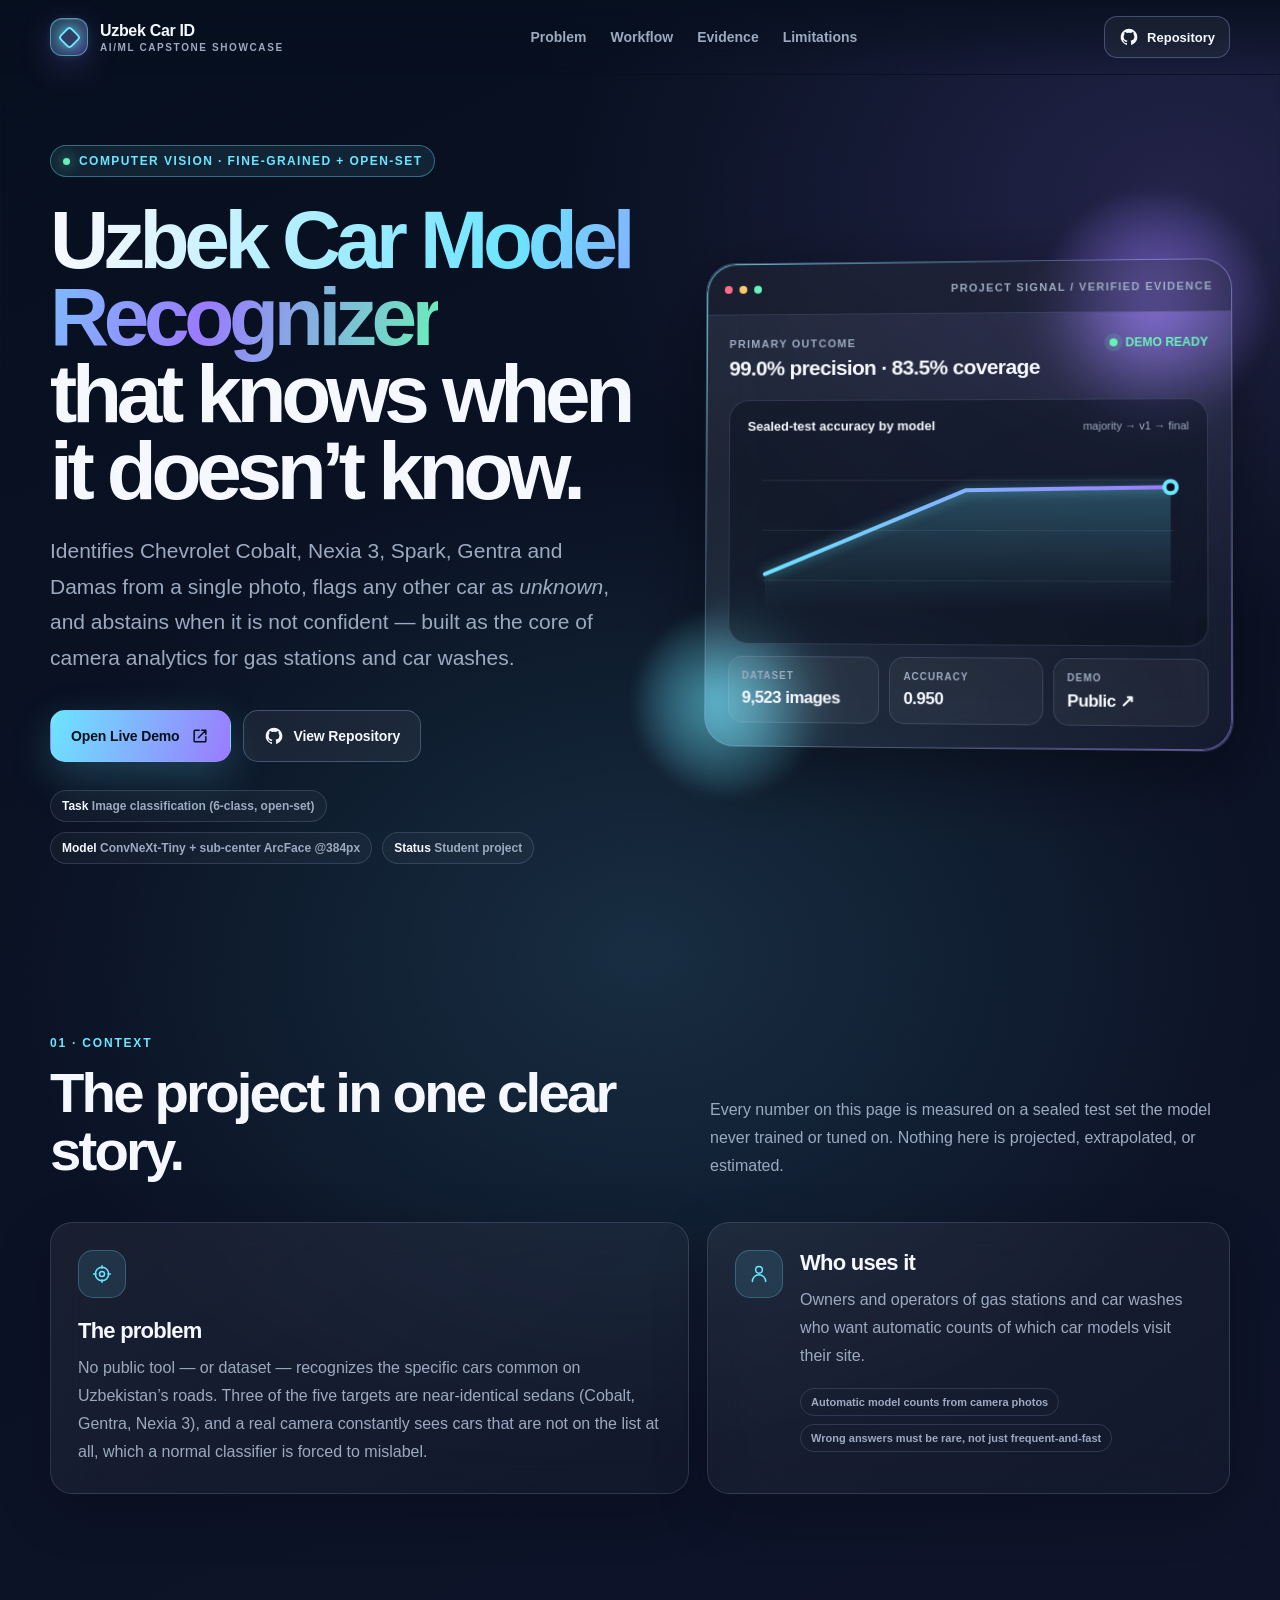
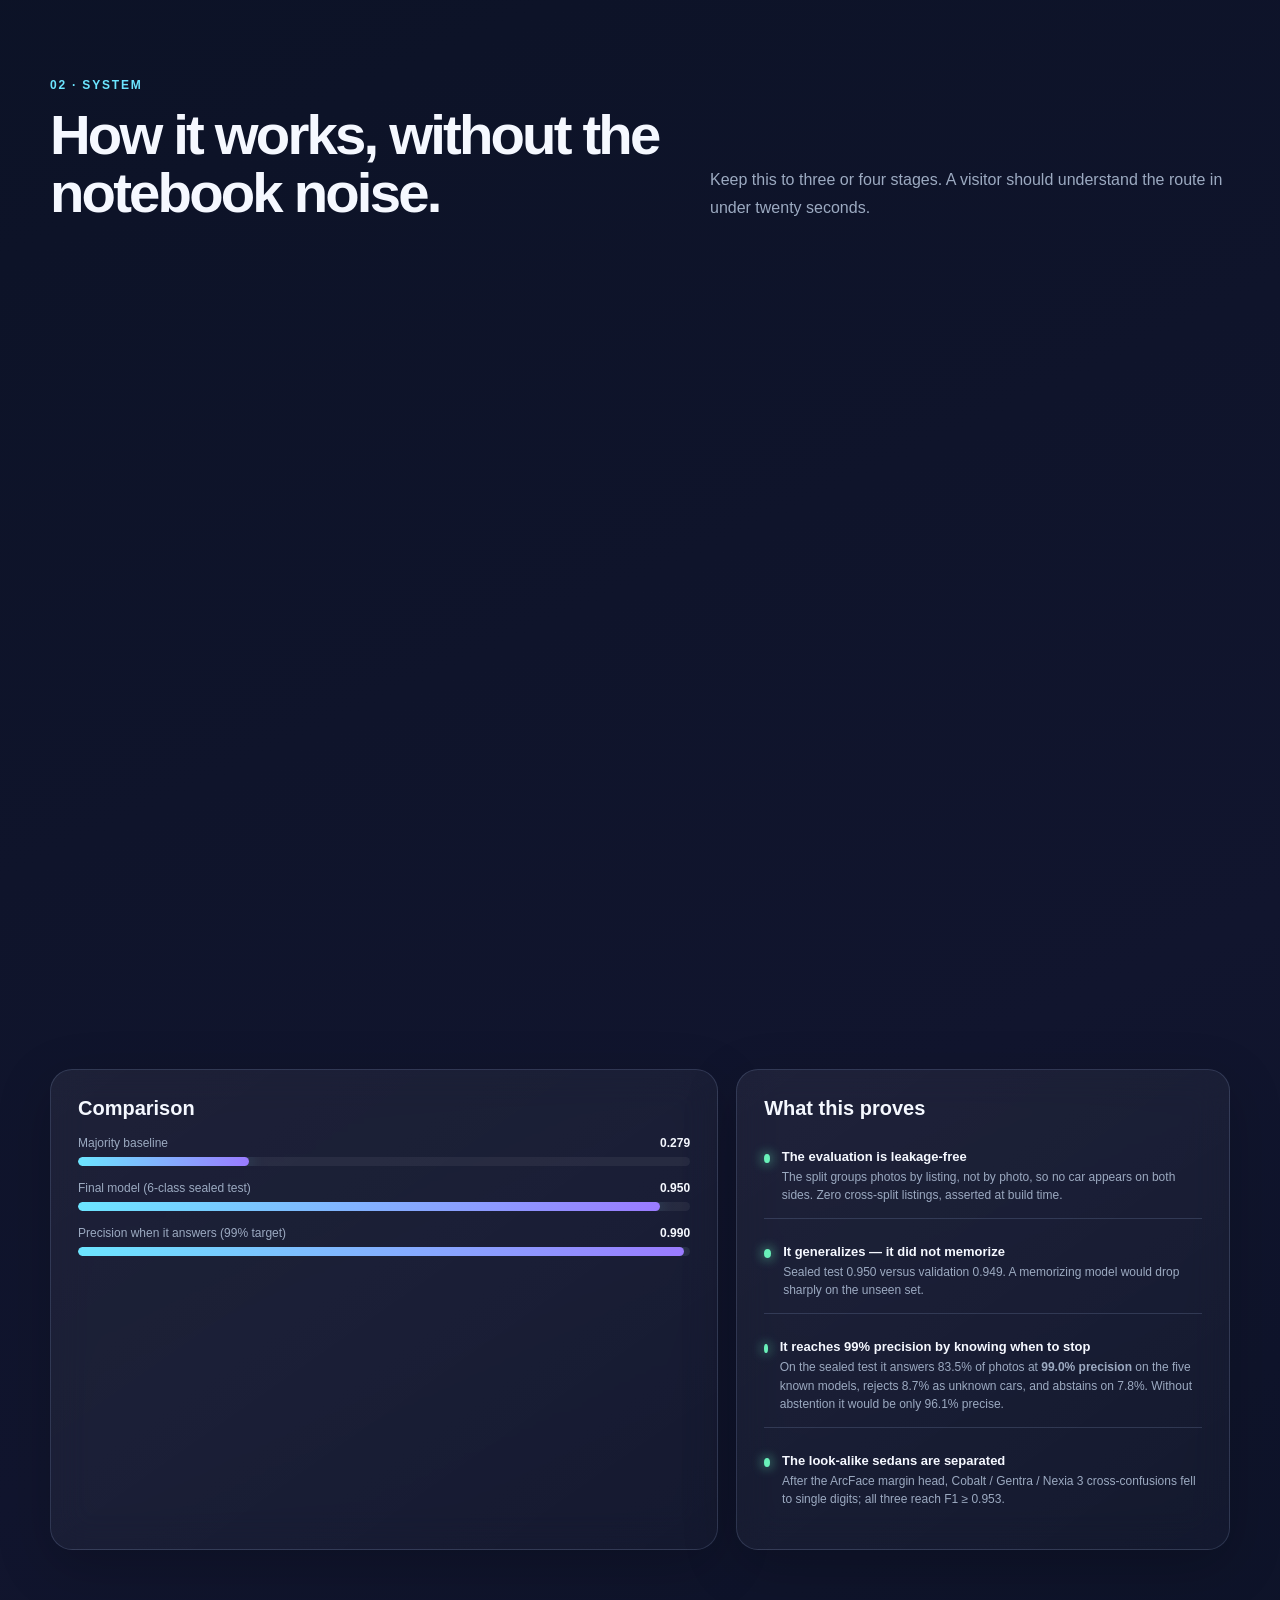
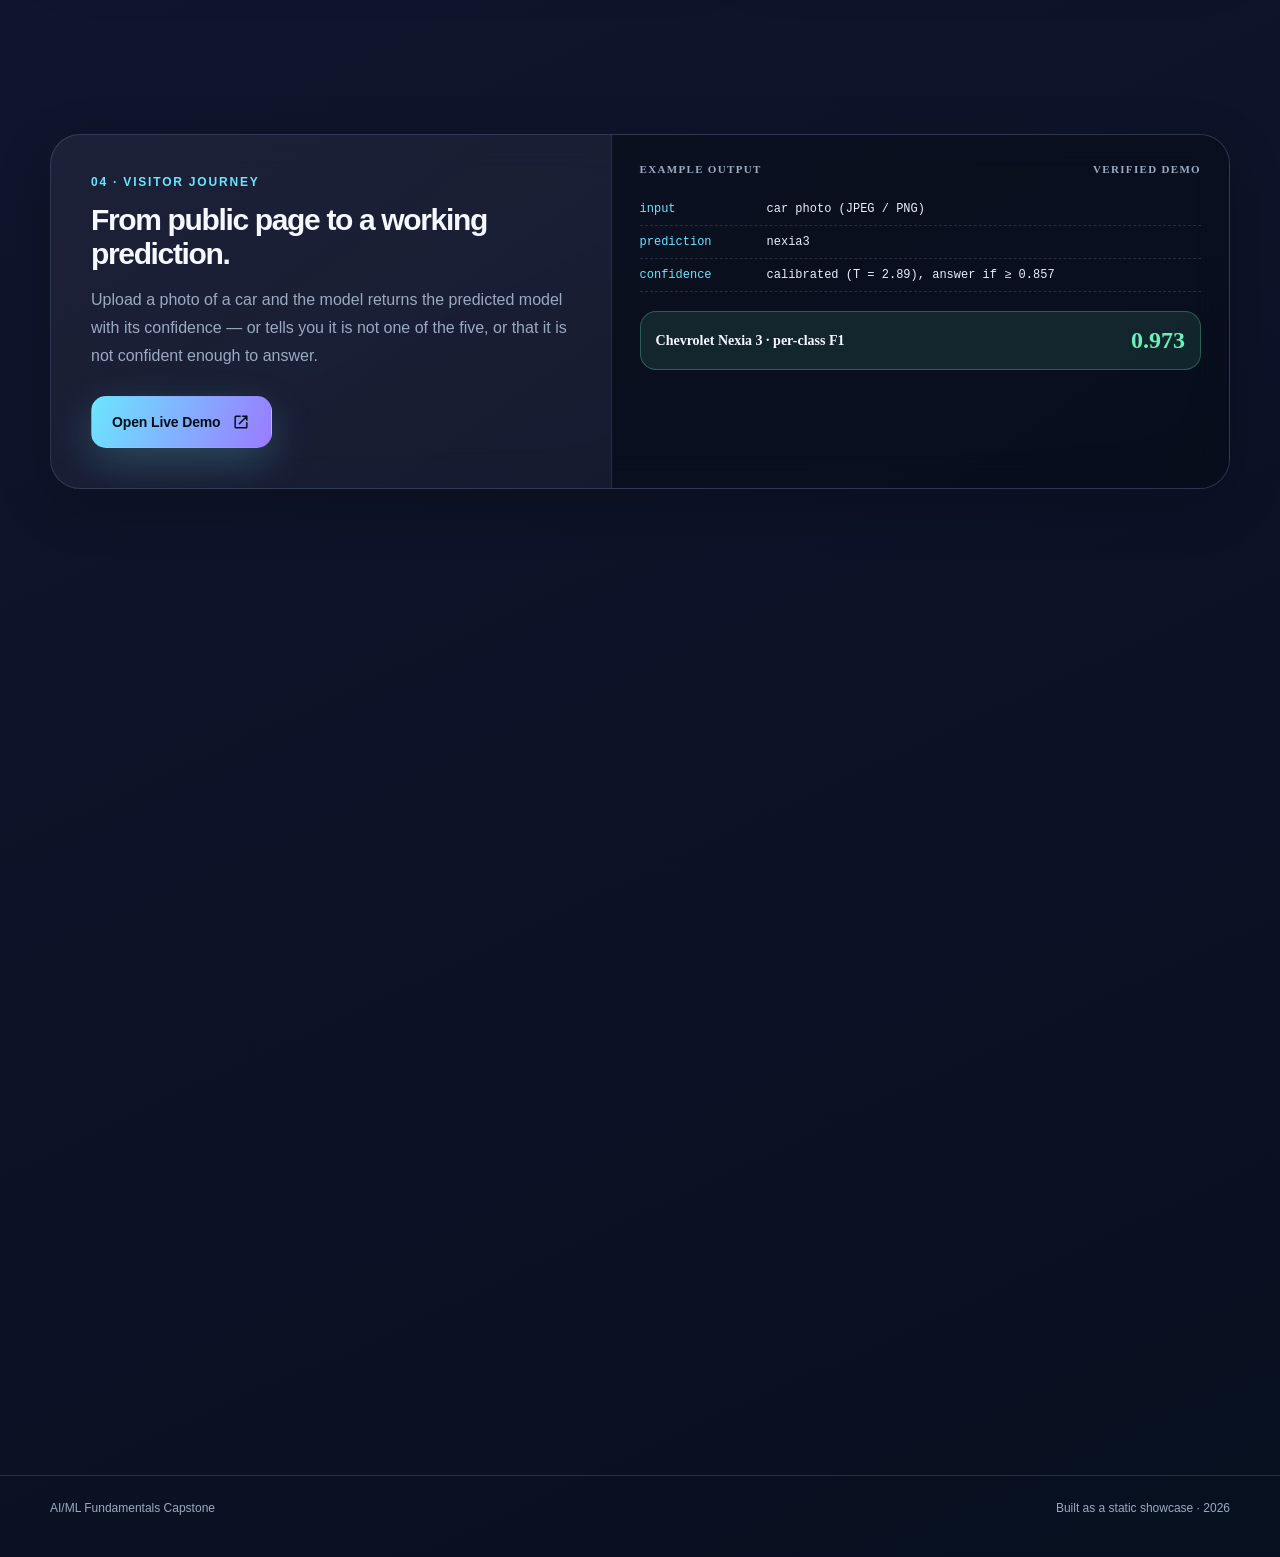
<file: docs/index.html>
<!doctype html>
<html lang="en">
<head>
<meta charset="utf-8">
<meta name="viewport" content="width=device-width,initial-scale=1,viewport-fit=cover">
<meta name="description" content="Recognizes five Uzbek-market car models from a photo, rejects unknown cars, and abstains when unsure.">
<meta name="theme-color" content="#07101f">
<title>Uzbek Car Model Recognizer — AI/ML Capstone</title>
<style>

:root{
  --bg:#07101f;
  --bg-2:#0b1830;
  --surface:rgba(15,28,52,.72);
  --surface-strong:#10213d;
  --surface-soft:rgba(255,255,255,.055);
  --line:rgba(180,205,255,.16);
  --line-strong:rgba(180,205,255,.28);
  --text:#f5f8ff;
  --muted:#9caac1;
  --accent:#6ce5ff;
  --accent-2:#8b7cff;
  --accent-3:#64f0b5;
  --danger:#ff6b8b;
  --warning:#ffc86b;
  --shadow:0 24px 80px rgba(0,0,0,.42);
  --radius-xl:30px;
  --radius-lg:22px;
  --radius-md:16px;
  --max:1180px;
  --mouse-x:50%;
  --mouse-y:20%;
}
*{box-sizing:border-box}
html{scroll-behavior:smooth;background:var(--bg)}
body{margin:0;min-height:100%;font-family:Inter,ui-sans-serif,-apple-system,BlinkMacSystemFont,"Segoe UI",sans-serif;color:var(--text);background:
  radial-gradient(900px 700px at var(--mouse-x) var(--mouse-y), color-mix(in srgb,var(--accent) 13%,transparent), transparent 70%),
  radial-gradient(880px 620px at 92% 4%, color-mix(in srgb,var(--accent-2) 17%,transparent), transparent 70%),
  linear-gradient(155deg,var(--bg),var(--bg-2) 58%,var(--bg));overflow-x:hidden}
body::before{content:"";position:fixed;inset:0;z-index:-3;pointer-events:none;background-image:linear-gradient(rgba(255,255,255,.025) 1px,transparent 1px),linear-gradient(90deg,rgba(255,255,255,.025) 1px,transparent 1px);background-size:52px 52px;mask-image:linear-gradient(to bottom,black,transparent 86%)}
body::after{content:"";position:fixed;inset:0;z-index:-2;pointer-events:none;opacity:.5;background-image:url("data:image/svg+xml,%3Csvg viewBox='0 0 220 220' xmlns='http://www.w3.org/2000/svg'%3E%3Cfilter id='n'%3E%3CfeTurbulence type='fractalNoise' baseFrequency='.92' numOctaves='2' stitchTiles='stitch'/%3E%3C/filter%3E%3Crect width='100%25' height='100%25' filter='url(%23n)' opacity='.08'/%3E%3C/svg%3E");mix-blend-mode:overlay}
a{color:inherit}.wrap{width:min(var(--max),calc(100% - 40px));margin-inline:auto}.progress{position:fixed;z-index:50;top:0;left:0;height:3px;width:0;background:linear-gradient(90deg,var(--accent),var(--accent-2),var(--accent-3));box-shadow:0 0 18px var(--accent)}
svg{display:block}.icon{width:20px;height:20px;fill:none;stroke:currentColor;stroke-width:1.8;stroke-linecap:round;stroke-linejoin:round}.icon.fill{fill:currentColor;stroke:none}
.nav-shell{position:sticky;top:0;z-index:40;padding:16px 0;backdrop-filter:blur(18px);background:linear-gradient(to bottom,color-mix(in srgb,var(--bg) 88%,transparent),transparent);border-bottom:1px solid transparent;transition:.25s}.nav-shell.scrolled{border-color:var(--line);background:color-mix(in srgb,var(--bg) 83%,transparent)}
nav{display:flex;align-items:center;justify-content:space-between;gap:28px}.brand{display:flex;align-items:center;gap:12px;text-decoration:none;font-weight:800;letter-spacing:-.02em}.brand-mark{width:38px;height:38px;border-radius:12px;display:grid;place-items:center;background:linear-gradient(135deg,color-mix(in srgb,var(--accent) 25%,transparent),color-mix(in srgb,var(--accent-2) 35%,transparent));border:1px solid color-mix(in srgb,var(--accent) 50%,transparent);box-shadow:inset 0 1px rgba(255,255,255,.15),0 10px 32px color-mix(in srgb,var(--accent-2) 24%,transparent)}.brand-mark::before{content:"";width:13px;height:13px;border:2px solid var(--accent);border-radius:4px;transform:rotate(45deg);box-shadow:0 0 15px var(--accent)}.brand small{display:block;color:var(--muted);font-weight:600;font-size:10px;letter-spacing:.16em;text-transform:uppercase;margin-top:2px}.nav-links{display:flex;align-items:center;gap:24px}.nav-links a{text-decoration:none;color:var(--muted);font-size:14px;font-weight:650;transition:.2s}.nav-links a:hover{color:var(--text)}.nav-cta{display:flex;align-items:center;gap:10px}.mini-btn{border:1px solid var(--line-strong);background:var(--surface-soft);color:var(--text);height:42px;padding:0 14px;border-radius:13px;display:inline-flex;align-items:center;justify-content:center;gap:8px;text-decoration:none;font-weight:700;font-size:13px;cursor:pointer;transition:.2s;backdrop-filter:blur(12px)}.mini-btn:hover{transform:translateY(-2px);border-color:color-mix(in srgb,var(--accent) 65%,transparent);box-shadow:0 10px 30px color-mix(in srgb,var(--accent) 12%,transparent)}
.hero{min-height:calc(100vh - 76px);padding:70px 0 80px;display:grid;grid-template-columns:1.05fr .95fr;align-items:center;gap:68px;position:relative}.eyebrow{display:inline-flex;align-items:center;gap:9px;padding:8px 12px;border-radius:999px;border:1px solid color-mix(in srgb,var(--accent) 38%,transparent);background:color-mix(in srgb,var(--accent) 9%,transparent);color:var(--accent);font-size:12px;font-weight:800;letter-spacing:.12em;text-transform:uppercase}.eyebrow-dot{width:7px;height:7px;border-radius:50%;background:var(--accent-3);box-shadow:0 0 14px var(--accent-3)}h1{font-size:clamp(48px,6.4vw,88px);line-height:.94;letter-spacing:-.065em;margin:24px 0 24px;max-width:850px}.gradient-text{background:linear-gradient(105deg,var(--text) 4%,var(--accent) 48%,var(--accent-2) 75%,var(--accent-3));-webkit-background-clip:text;background-clip:text;color:transparent}.lead{font-size:clamp(17px,1.7vw,21px);line-height:1.7;color:var(--muted);max-width:690px;margin:0}.hero-actions{display:flex;flex-wrap:wrap;gap:12px;margin-top:34px}.btn{min-height:52px;padding:0 20px;border-radius:15px;display:inline-flex;align-items:center;justify-content:center;gap:10px;text-decoration:none;font-weight:800;font-size:14px;letter-spacing:-.01em;border:1px solid transparent;transition:.22s;position:relative;overflow:hidden}.btn-primary{background:linear-gradient(110deg,var(--accent),var(--accent-2));color:#04111b;box-shadow:0 14px 42px color-mix(in srgb,var(--accent) 22%,transparent)}.btn-primary::after{content:"";position:absolute;inset:-100% auto -100% -35%;width:34%;transform:rotate(16deg);background:linear-gradient(90deg,transparent,rgba(255,255,255,.55),transparent);transition:.65s}.btn-primary:hover::after{left:115%}.btn:hover{transform:translateY(-3px)}.btn-secondary{background:var(--surface-soft);border-color:var(--line-strong);color:var(--text);backdrop-filter:blur(14px)}.btn-secondary:hover{border-color:var(--accent)}.hero-meta{display:flex;flex-wrap:wrap;gap:10px;margin-top:28px}.chip{padding:8px 11px;border-radius:999px;border:1px solid var(--line);background:rgba(255,255,255,.035);color:var(--muted);font-size:12px;font-weight:700}.chip strong{color:var(--text)}
.hero-visual{position:relative;isolation:isolate}.orb{position:absolute;border-radius:50%;filter:blur(5px);opacity:.85;z-index:-1}.orb.a{width:240px;height:240px;right:-45px;top:-75px;background:radial-gradient(circle,var(--accent-2),transparent 70%);animation:float 7s ease-in-out infinite}.orb.b{width:190px;height:190px;left:-70px;bottom:-50px;background:radial-gradient(circle,var(--accent),transparent 72%);animation:float 9s ease-in-out infinite reverse}@keyframes float{50%{transform:translateY(18px) scale(1.04)}}
.cockpit{position:relative;border-radius:var(--radius-xl);border:1px solid var(--line-strong);background:linear-gradient(145deg,rgba(255,255,255,.09),rgba(255,255,255,.035));box-shadow:var(--shadow);backdrop-filter:blur(22px);overflow:hidden;transform:perspective(1200px) rotateY(-3deg) rotateX(1deg);transition:.4s}.cockpit:hover{transform:perspective(1200px) rotateY(0) rotateX(0) translateY(-4px)}.cockpit::before{content:"";position:absolute;inset:0;padding:1px;border-radius:inherit;background:linear-gradient(135deg,color-mix(in srgb,var(--accent) 90%,transparent),transparent 34%,transparent 68%,color-mix(in srgb,var(--accent-2) 80%,transparent));-webkit-mask:linear-gradient(#000 0 0) content-box,linear-gradient(#000 0 0);-webkit-mask-composite:xor;mask-composite:exclude;pointer-events:none}.windowbar{height:52px;padding:0 18px;display:flex;align-items:center;justify-content:space-between;border-bottom:1px solid var(--line);background:rgba(3,9,20,.35)}.dots{display:flex;gap:7px}.dots i{width:8px;height:8px;border-radius:50%;background:var(--line-strong)}.dots i:first-child{background:var(--danger)}.dots i:nth-child(2){background:var(--warning)}.dots i:nth-child(3){background:var(--accent-3)}.window-title{font-size:11px;letter-spacing:.12em;text-transform:uppercase;color:var(--muted);font-weight:800}.cockpit-body{padding:23px}.status-row{display:flex;justify-content:space-between;gap:16px;align-items:flex-start}.status-label{font-size:11px;text-transform:uppercase;letter-spacing:.12em;color:var(--muted);font-weight:800}.status-value{font-size:21px;font-weight:850;margin-top:7px;letter-spacing:-.03em}.pulse{display:flex;align-items:center;gap:8px;color:var(--accent-3);font-size:12px;font-weight:800}.pulse::before{content:"";width:8px;height:8px;border-radius:50%;background:currentColor;box-shadow:0 0 0 5px color-mix(in srgb,currentColor 14%,transparent);animation:pulse 2s infinite}@keyframes pulse{50%{box-shadow:0 0 0 10px transparent}}
.chart-card{margin-top:20px;border-radius:20px;padding:18px;background:rgba(4,12,25,.38);border:1px solid var(--line)}.chart-head{display:flex;justify-content:space-between;align-items:center;margin-bottom:12px}.chart-head strong{font-size:13px}.chart-head span{font-size:11px;color:var(--muted)}.chart-svg{width:100%;height:auto}.chart-grid{stroke:rgba(255,255,255,.08);stroke-width:1}.chart-line{fill:none;stroke:url(#chartGradient);stroke-width:4;stroke-linecap:round;stroke-linejoin:round;filter:drop-shadow(0 0 6px color-mix(in srgb,var(--accent) 52%,transparent))}.chart-area{fill:url(#areaGradient)}.chart-dot{fill:var(--bg);stroke:var(--accent);stroke-width:4}.mini-grid{display:grid;grid-template-columns:repeat(3,1fr);gap:10px;margin-top:12px}.mini-card{border-radius:15px;padding:13px;background:rgba(255,255,255,.045);border:1px solid var(--line)}.mini-card span{display:block;color:var(--muted);font-size:10px;text-transform:uppercase;letter-spacing:.1em;font-weight:800}.mini-card strong{display:block;margin-top:7px;font-size:17px;letter-spacing:-.03em}
.section{padding:92px 0;position:relative}.section-kicker{color:var(--accent);font-size:12px;font-weight:850;text-transform:uppercase;letter-spacing:.15em;margin-bottom:14px}.section h2{font-size:clamp(34px,4.4vw,58px);line-height:1.03;letter-spacing:-.05em;margin:0;max-width:790px}.section-intro{display:flex;justify-content:space-between;align-items:flex-end;gap:36px;margin-bottom:42px}.section-intro p{max-width:520px;color:var(--muted);font-size:16px;line-height:1.75;margin:0}.glass{border:1px solid var(--line);background:linear-gradient(145deg,rgba(255,255,255,.06),rgba(255,255,255,.025));backdrop-filter:blur(18px);box-shadow:0 16px 55px rgba(0,0,0,.2)}.problem-grid{display:grid;grid-template-columns:1.1fr .9fr;gap:18px}.card{border-radius:var(--radius-lg);padding:27px}.card-icon{width:48px;height:48px;border-radius:15px;display:grid;place-items:center;color:var(--accent);background:color-mix(in srgb,var(--accent) 11%,transparent);border:1px solid color-mix(in srgb,var(--accent) 25%,transparent);margin-bottom:20px}.card h3{font-size:22px;letter-spacing:-.035em;margin:0 0 10px}.card p{color:var(--muted);line-height:1.75;margin:0}.audience-card{display:grid;grid-template-columns:auto 1fr;gap:17px;align-items:start}.audience-card .card-icon{margin:0}.tag-row{display:flex;flex-wrap:wrap;gap:8px;margin-top:18px}.tag{border:1px solid var(--line);border-radius:999px;padding:7px 10px;color:var(--muted);font-size:11px;font-weight:750}
.pipeline{display:grid;grid-template-columns:repeat(4,1fr);gap:14px;counter-reset:step}.step{position:relative;border-radius:20px;padding:24px 20px;min-height:205px;overflow:hidden}.step::before{counter-increment:step;content:"0" counter(step);position:absolute;right:16px;top:12px;font-size:47px;font-weight:900;color:rgba(255,255,255,.045);letter-spacing:-.08em}.step-icon{width:44px;height:44px;border-radius:14px;display:grid;place-items:center;background:linear-gradient(135deg,color-mix(in srgb,var(--accent) 18%,transparent),color-mix(in srgb,var(--accent-2) 12%,transparent));color:var(--accent);border:1px solid var(--line);margin-bottom:34px}.step h3{font-size:18px;margin:0 0 9px}.step p{font-size:13px;line-height:1.65;color:var(--muted);margin:0}.step:not(:last-child)::after{content:"";position:absolute;right:-9px;top:50%;width:18px;height:18px;border-top:1px solid var(--accent);border-right:1px solid var(--accent);transform:translateY(-50%) rotate(45deg);z-index:3}
.metrics{display:grid;grid-template-columns:repeat(4,1fr);gap:14px}.metric{border-radius:20px;padding:23px;position:relative;overflow:hidden}.metric::after{content:"";position:absolute;width:110px;height:110px;border-radius:50%;right:-45px;bottom:-60px;background:radial-gradient(circle,color-mix(in srgb,var(--accent) 22%,transparent),transparent 70%)}.metric .label{font-size:10px;color:var(--muted);text-transform:uppercase;letter-spacing:.12em;font-weight:850}.metric .value{font-size:39px;letter-spacing:-.055em;font-weight:900;margin:12px 0 6px}.metric .note{font-size:12px;color:var(--muted);line-height:1.45}.metric.primary{background:linear-gradient(145deg,color-mix(in srgb,var(--accent) 15%,var(--surface)),color-mix(in srgb,var(--accent-2) 13%,var(--surface)));border-color:color-mix(in srgb,var(--accent) 42%,transparent)}
.evidence-grid{display:grid;grid-template-columns:1.15fr .85fr;gap:18px;margin-top:18px}.evidence-panel{border-radius:var(--radius-lg);padding:27px}.evidence-panel h3{margin:0 0 16px;font-size:20px}.bar-list{display:grid;gap:15px}.bar-label{display:flex;justify-content:space-between;color:var(--muted);font-size:12px;margin-bottom:7px}.bar-label strong{color:var(--text)}.bar{height:9px;border-radius:999px;background:rgba(255,255,255,.06);overflow:hidden}.bar i{display:block;height:100%;border-radius:inherit;background:linear-gradient(90deg,var(--accent),var(--accent-2));box-shadow:0 0 18px color-mix(in srgb,var(--accent) 28%,transparent)}.result-list{display:grid;gap:12px}.result-line{display:flex;align-items:flex-start;gap:12px;padding:13px 0;border-bottom:1px solid var(--line)}.result-line:last-child{border:0}.result-dot{width:9px;height:9px;margin-top:5px;border-radius:50%;background:var(--accent-3);box-shadow:0 0 12px var(--accent-3)}.result-line strong{display:block;font-size:13px}.result-line span{display:block;color:var(--muted);font-size:12px;margin-top:4px;line-height:1.55}
.demo-shell{border-radius:var(--radius-xl);overflow:hidden;display:grid;grid-template-columns:.95fr 1.05fr}.demo-copy{padding:40px}.demo-copy h3{font-size:30px;letter-spacing:-.045em;margin:0 0 15px}.demo-copy p{color:var(--muted);line-height:1.75;margin:0 0 26px}.sample{padding:28px;background:rgba(1,7,17,.55);border-left:1px solid var(--line);font-family:"SFMono-Regular",Consolas,monospace}.sample-top{display:flex;align-items:center;justify-content:space-between;margin-bottom:18px;font-family:Inter,ui-sans-serif}.sample-top span{color:var(--muted);font-size:11px;text-transform:uppercase;letter-spacing:.12em;font-weight:800}.code-row{display:grid;grid-template-columns:115px 1fr;gap:12px;padding:9px 0;border-bottom:1px dashed var(--line);font-size:12px}.code-row:last-child{border:0}.code-row .key{color:var(--accent)}.code-row .val{color:#e9efff}.risk-card{margin-top:19px;border-radius:16px;padding:15px;background:color-mix(in srgb,var(--accent-3) 10%,transparent);border:1px solid color-mix(in srgb,var(--accent-3) 28%,transparent);display:flex;align-items:center;justify-content:space-between;gap:14px}.risk-card strong{font-family:Inter,ui-sans-serif;font-size:14px}.risk-score{font-family:Inter,ui-sans-serif;font-size:24px;font-weight:900;color:var(--accent-3)}
.limit-box{border-radius:var(--radius-xl);padding:34px;display:grid;grid-template-columns:auto 1fr;gap:22px;align-items:start;background:linear-gradient(120deg,color-mix(in srgb,var(--warning) 7%,var(--surface)),var(--surface));border:1px solid color-mix(in srgb,var(--warning) 28%,transparent)}.limit-icon{width:56px;height:56px;border-radius:17px;display:grid;place-items:center;color:var(--warning);background:color-mix(in srgb,var(--warning) 12%,transparent);border:1px solid color-mix(in srgb,var(--warning) 28%,transparent)}.limit-box h3{margin:0 0 9px;font-size:21px}.limit-box p{margin:0;color:var(--muted);line-height:1.75}.cta{margin:70px 0 92px;border-radius:36px;padding:55px;position:relative;overflow:hidden;text-align:center;background:linear-gradient(135deg,color-mix(in srgb,var(--accent) 14%,var(--surface-strong)),color-mix(in srgb,var(--accent-2) 20%,var(--surface-strong)));border:1px solid color-mix(in srgb,var(--accent) 36%,transparent);box-shadow:var(--shadow)}.cta::before{content:"";position:absolute;inset:-50%;background:conic-gradient(from 90deg,transparent,var(--accent),transparent,var(--accent-2),transparent);opacity:.07;animation:spin 16s linear infinite}@keyframes spin{to{transform:rotate(360deg)}}.cta>*{position:relative}.cta h2{margin:0 auto 16px;font-size:clamp(36px,5vw,62px);letter-spacing:-.06em;max-width:820px}.cta p{color:var(--muted);max-width:630px;margin:0 auto 28px;line-height:1.7}.cta-actions{display:flex;justify-content:center;flex-wrap:wrap;gap:12px}footer{padding:25px 0 42px;border-top:1px solid var(--line)}.foot{display:flex;justify-content:space-between;gap:24px;align-items:center;color:var(--muted);font-size:12px}.foot strong{color:var(--text)}
.reveal{opacity:0;transform:translateY(22px);transition:opacity .65s ease,transform .65s ease}.reveal.visible{opacity:1;transform:none}.placeholder{display:inline;border-radius:6px;padding:0 .2em;background:color-mix(in srgb,var(--accent) 12%,transparent);box-shadow:inset 0 -1px color-mix(in srgb,var(--accent) 45%,transparent);color:var(--accent)}.template-note{position:fixed;right:18px;bottom:18px;z-index:30;max-width:280px;padding:13px 15px;border-radius:15px;background:color-mix(in srgb,var(--bg) 85%,transparent);border:1px solid var(--line-strong);backdrop-filter:blur(18px);box-shadow:0 14px 45px rgba(0,0,0,.35);font-size:11px;line-height:1.55;color:var(--muted)}.template-note strong{display:block;color:var(--accent);font-size:10px;letter-spacing:.12em;text-transform:uppercase;margin-bottom:4px}
@media (max-width:980px){.hero{grid-template-columns:1fr;gap:45px;padding-top:55px}.hero-visual{max-width:720px}.cockpit{transform:none}.problem-grid,.evidence-grid{grid-template-columns:1fr}.pipeline{grid-template-columns:repeat(2,1fr)}.step:nth-child(2)::after{display:none}.metrics{grid-template-columns:repeat(2,1fr)}.demo-shell{grid-template-columns:1fr}.sample{border-left:0;border-top:1px solid var(--line)}.nav-links{display:none}}
@media (max-width:650px){.wrap{width:min(100% - 24px,var(--max))}.nav-shell{padding:11px 0}.brand span:last-child{font-size:14px}.nav-cta .mini-btn span{display:none}.hero{padding:45px 0 65px;min-height:auto}.hero-actions .btn{width:100%}h1{font-size:clamp(43px,14vw,64px)}.lead{font-size:16px}.cockpit-body{padding:17px}.mini-grid{grid-template-columns:1fr}.section{padding:66px 0}.section-intro{display:block}.section-intro p{margin-top:18px}.problem-grid,.pipeline,.metrics{grid-template-columns:1fr}.step::after{display:none}.card,.evidence-panel{padding:22px}.demo-copy{padding:28px 22px}.sample{padding:22px 18px}.code-row{grid-template-columns:1fr;gap:5px}.limit-box{grid-template-columns:1fr;padding:25px}.cta{padding:40px 20px;margin:45px 0 70px}.foot{display:block;text-align:center}.foot span{display:block;margin-top:8px}.template-note{position:static;margin:18px 12px 0;max-width:none}.hero-meta{gap:7px}.chip{font-size:11px}.window-title{display:none}}
@media (prefers-reduced-motion:reduce){*{scroll-behavior:auto!important;animation-duration:.01ms!important;animation-iteration-count:1!important;transition-duration:.01ms!important}.reveal{opacity:1;transform:none}}


:root{--bg:#07101f;--bg-2:#11152e;--surface:rgba(15,28,52,.72);--surface-strong:#10213d;--accent:#6ce5ff;--accent-2:#9a7bff;--accent-3:#69f1b9}



@media (max-width:650px){
  .hero-visual{overflow:clip;border-radius:32px}
  .demo-shell>*{min-width:0}
  .placeholder{overflow-wrap:anywhere;word-break:break-word}
}
</style>
</head>
<body>
<div class="progress" aria-hidden="true"></div>

<svg aria-hidden="true" width="0" height="0" style="position:absolute;overflow:hidden">
  <symbol id="i-arrow" viewBox="0 0 24 24"><path d="M5 12h14M13 6l6 6-6 6"/></symbol>
  <symbol id="i-github" viewBox="0 0 24 24"><path d="M12 2a10 10 0 0 0-3.16 19.49c.5.09.68-.22.68-.48v-1.87c-2.78.6-3.37-1.18-3.37-1.18-.45-1.16-1.11-1.47-1.11-1.47-.91-.62.07-.61.07-.61 1 .07 1.53 1.03 1.53 1.03.9 1.53 2.35 1.09 2.92.83.09-.65.35-1.09.64-1.34-2.22-.25-4.56-1.11-4.56-4.94 0-1.09.39-1.98 1.03-2.68-.1-.25-.45-1.27.1-2.64 0 0 .84-.27 2.75 1.02A9.55 9.55 0 0 1 12 6.84a9.5 9.5 0 0 1 2.5.34c1.91-1.29 2.75-1.02 2.75-1.02.55 1.37.2 2.39.1 2.64.64.7 1.03 1.59 1.03 2.68 0 3.84-2.34 4.68-4.57 4.93.36.31.68.92.68 1.85v2.75c0 .27.18.58.69.48A10 10 0 0 0 12 2Z"/></symbol>
  <symbol id="i-external" viewBox="0 0 24 24"><path d="M14 5h5v5M19 5l-9 9"/><path d="M19 13v5a1 1 0 0 1-1 1H6a1 1 0 0 1-1-1V6a1 1 0 0 1 1-1h5"/></symbol>
  <symbol id="i-user" viewBox="0 0 24 24"><path d="M20 21a8 8 0 0 0-16 0"/><circle cx="12" cy="7" r="4"/></symbol>
  <symbol id="i-target" viewBox="0 0 24 24"><circle cx="12" cy="12" r="8"/><circle cx="12" cy="12" r="3"/><path d="M12 2v3M22 12h-3M12 22v-3M2 12h3"/></symbol>
  <symbol id="i-model" viewBox="0 0 24 24"><rect x="4" y="4" width="6" height="6" rx="2"/><rect x="14" y="4" width="6" height="6" rx="2"/><rect x="9" y="14" width="6" height="6" rx="2"/><path d="M7 10v2a2 2 0 0 0 2 2h6a2 2 0 0 0 2-2v-2M12 14v-4"/></symbol>
  <symbol id="i-chart" viewBox="0 0 24 24"><path d="M4 20V10M10 20V4M16 20v-7M22 20H2"/></symbol>
  <symbol id="i-shield" viewBox="0 0 24 24"><path d="M12 3 5 6v5c0 5 3 8 7 10 4-2 7-5 7-10V6l-7-3Z"/><path d="m9 12 2 2 4-5"/></symbol>
  <symbol id="i-data" viewBox="0 0 24 24"><ellipse cx="12" cy="5" rx="8" ry="3"/><path d="M4 5v6c0 1.7 3.6 3 8 3s8-1.3 8-3V5M4 11v6c0 1.7 3.6 3 8 3s8-1.3 8-3v-6"/></symbol>
  <symbol id="i-alert" viewBox="0 0 24 24"><path d="M10.3 3.6 2.5 17a2 2 0 0 0 1.7 3h15.6a2 2 0 0 0 1.7-3L13.7 3.6a2 2 0 0 0-3.4 0Z"/><path d="M12 9v4M12 17h.01"/></symbol>
  <symbol id="i-check" viewBox="0 0 24 24"><path d="m5 12 4 4L19 6"/></symbol>
  <symbol id="i-moon" viewBox="0 0 24 24"><path d="M20 15.5A8.5 8.5 0 0 1 8.5 4 8.5 8.5 0 1 0 20 15.5Z"/></symbol>
</svg>


<header class="nav-shell"><div class="wrap"><nav>
  <a class="brand" href="#top"><span class="brand-mark"></span><span>Uzbek Car ID<small>AI/ML Capstone Showcase</small></span></a>
  <div class="nav-links"><a href="#problem">Problem</a><a href="#workflow">Workflow</a><a href="#evidence">Evidence</a><a href="#limitations">Limitations</a></div>
  <div class="nav-cta"><a class="mini-btn" href="https://github.com/vrs17/AI-ML-Capstone-project" target="_blank" rel="noreferrer"><svg class="icon fill" aria-hidden="true"><use href="#i-github"></use></svg><span>Repository</span></a></div>
</nav></div></header>
<main id="top">
<section class="wrap hero">
  <div class="hero-copy reveal">
    <div class="eyebrow"><span class="eyebrow-dot"></span>Computer vision · fine-grained + open-set</div>
    <h1><span class="gradient-text">Uzbek Car Model Recognizer</span><br>that knows when it doesn’t know.</h1>
    <p class="lead">Identifies Chevrolet Cobalt, Nexia 3, Spark, Gentra and Damas from a single photo, flags any other car as <em>unknown</em>, and abstains when it is not confident — built as the core of camera analytics for gas stations and car washes.</p>
    <div class="hero-actions">
      <a class="btn btn-primary" href="demo.html" target="_blank" rel="noreferrer">Open Live Demo <svg class="icon" aria-hidden="true"><use href="#i-external"></use></svg></a>
      <a class="btn btn-secondary" href="https://github.com/vrs17/AI-ML-Capstone-project" target="_blank" rel="noreferrer"><svg class="icon fill" aria-hidden="true"><use href="#i-github"></use></svg> View Repository</a>
    </div>
    <div class="hero-meta">
      <span class="chip"><strong>Task</strong> Image classification (6-class, open-set)</span>
      <span class="chip"><strong>Model</strong> ConvNeXt-Tiny + sub-center ArcFace @384px</span>
      <span class="chip"><strong>Status</strong> Student project</span>
    </div>
  </div>
  <div class="hero-visual reveal">
    <i class="orb a"></i><i class="orb b"></i>
    <div class="cockpit">
      <div class="windowbar"><div class="dots"><i></i><i></i><i></i></div><div class="window-title">project signal / verified evidence</div></div>
      <div class="cockpit-body">
        <div class="status-row"><div><div class="status-label">Primary outcome</div><div class="status-value">99.0% precision · 83.5% coverage</div></div><div class="pulse">DEMO READY</div></div>
        <div class="chart-card">
          <div class="chart-head"><strong>Sealed-test accuracy by model</strong><span>majority → v1 → final</span></div>
          <svg class="chart-svg" viewBox="0 0 440 180" role="img" aria-label="Placeholder performance chart">
            <defs><linearGradient id="chartGradient" x1="0" x2="1"><stop stop-color="var(--accent)"/><stop offset="1" stop-color="var(--accent-2)"/></linearGradient><linearGradient id="areaGradient" x1="0" y1="0" x2="0" y2="1"><stop stop-color="var(--accent)" stop-opacity=".24"/><stop offset="1" stop-color="var(--accent)" stop-opacity="0"/></linearGradient></defs>
            <path class="chart-grid" d="M15 35H425M15 85H425M15 135H425"/>
            <path class="chart-area" d="M18 129L220 45L422 42V165H18Z"/>
            <path class="chart-line" d="M18 129L220 45L422 42"/>
            <circle class="chart-dot" cx="422" cy="42" r="6"/>
          </svg>
        </div>
        <div class="mini-grid"><div class="mini-card"><span>Dataset</span><strong>9,523 images</strong></div><div class="mini-card"><span>Accuracy</span><strong>0.950</strong></div><div class="mini-card"><span>Demo</span><strong>Public ↗</strong></div></div>
      </div>
    </div>
  </div>
</section>
<section class="section" id="problem"><div class="wrap">
  <div class="section-intro reveal"><div><div class="section-kicker">01 · Context</div><h2>The project in one clear story.</h2></div><p>Every number on this page is measured on a sealed test set the model never trained or tuned on. Nothing here is projected, extrapolated, or estimated.</p></div>
  <div class="problem-grid">
    <article class="card glass reveal"><div class="card-icon"><svg class="icon" aria-hidden="true"><use href="#i-target"></use></svg></div><h3>The problem</h3><p>No public tool — or dataset — recognizes the specific cars common on Uzbekistan’s roads. Three of the five targets are near-identical sedans (Cobalt, Gentra, Nexia 3), and a real camera constantly sees cars that are not on the list at all, which a normal classifier is forced to mislabel.</p></article>
    <article class="card glass reveal"><div class="audience-card"><div class="card-icon"><svg class="icon" aria-hidden="true"><use href="#i-user"></use></svg></div><div><h3>Who uses it</h3><p>Owners and operators of gas stations and car washes who want automatic counts of which car models visit their site.</p><div class="tag-row"><span class="tag">Automatic model counts from camera photos</span><span class="tag">Wrong answers must be rare, not just frequent-and-fast</span></div></div></div></article>
  </div>
</div></section>
<section class="section" id="workflow"><div class="wrap">
  <div class="section-intro reveal"><div><div class="section-kicker">02 · System</div><h2>How it works, without the notebook noise.</h2></div><p>Keep this to three or four stages. A visitor should understand the route in under twenty seconds.</p></div>
  <div class="pipeline">
    <article class="step glass reveal"><div class="step-icon"><svg class="icon" aria-hidden="true"><use href="#i-data"></use></svg></div><h3>Photo in</h3><p>A single car photo. The dataset was collected from public avtoelon.uz listings, deduplicated, and human-verified.</p></article>
    <article class="step glass reveal"><div class="step-icon"><svg class="icon" aria-hidden="true"><use href="#i-model"></use></svg></div><h3>Detect &amp; crop</h3><p>A pretrained YOLO detector locates the car and crops to it, dropping photos that contain no car (interiors, engines, documents).</p></article>
    <article class="step glass reveal"><div class="step-icon"><svg class="icon" aria-hidden="true"><use href="#i-chart"></use></svg></div><h3>Classify</h3><p>A fine-tuned ConvNeXt-Tiny with a sub-center ArcFace head at 384px separates the five look-alike models plus an <em>others</em> class.</p></article>
    <article class="step glass reveal"><div class="step-icon"><svg class="icon" aria-hidden="true"><use href="#i-shield"></use></svg></div><h3>Answer or abstain</h3><p>Temperature-scaled confidence decides: name the model, reject it as <em>others</em>, or abstain and route the photo to a human.</p></article>
  </div>
</div></section>
<section class="section" id="evidence"><div class="wrap">
  <div class="section-intro reveal"><div><div class="section-kicker">03 · Evidence</div><h2>Show one result that you can defend.</h2></div><p>Use protected test results, a baseline comparison, or another verifiable artifact. Remove cards you cannot support.</p></div>
  <div class="metrics">
    <article class="metric primary glass reveal"><div class="label">Accuracy · sealed test</div><div class="value">0.950</div><div class="note">Six classes, leakage-free split, evaluated once at the very end.</div></article>
    <article class="metric glass reveal"><div class="label">Macro-F1</div><div class="value">0.936</div><div class="note">Averages all six classes equally, so the small classes cannot hide.</div></article>
    <article class="metric glass reveal"><div class="label">Baseline</div><div class="value">0.279</div><div class="note">Majority-class floor on the same six-class split.</div></article>
    <article class="metric glass reveal"><div class="label">Models compared</div><div class="value">6</div><div class="note">Majority, scratch CNN, ResNet-50, ConvNeXt, ConvNeXt@384, +ArcFace — tracked in MLflow.</div></article>
  </div>
  <div class="evidence-grid">
    <article class="evidence-panel glass reveal"><h3>Comparison</h3><div class="bar-list"><div><div class="bar-label"><span>Majority baseline</span><strong>0.279</strong></div><div class="bar"><i style="width:28%"></i></div></div><div><div class="bar-label"><span>Final model (6-class sealed test)</span><strong>0.950</strong></div><div class="bar"><i style="width:95%"></i></div></div><div><div class="bar-label"><span>Precision when it answers (99% target)</span><strong>0.990</strong></div><div class="bar"><i style="width:99%"></i></div></div></div></article>
    <article class="evidence-panel glass reveal"><h3>What this proves</h3><div class="result-list"><div class="result-line"><i class="result-dot"></i><div><strong>The evaluation is leakage-free</strong><span>The split groups photos by listing, not by photo, so no car appears on both sides. Zero cross-split listings, asserted at build time.</span></div></div><div class="result-line"><i class="result-dot"></i><div><strong>It generalizes — it did not memorize</strong><span>Sealed test 0.950 versus validation 0.949. A memorizing model would drop sharply on the unseen set.</span></div></div><div class="result-line"><i class="result-dot"></i><div><strong>It reaches 99% precision by knowing when to stop</strong><span>On the sealed test it answers 83.5% of photos at <b>99.0% precision</b> on the five known models, rejects 8.7% as unknown cars, and abstains on 7.8%. Without abstention it would be only 96.1% precise.</span></div></div><div class="result-line"><i class="result-dot"></i><div><strong>The look-alike sedans are separated</strong><span>After the ArcFace margin head, Cobalt / Gentra / Nexia 3 cross-confusions fell to single digits; all three reach F1 ≥ 0.953.</span></div></div></div></article>
  </div>
</div></section>
<section class="section"><div class="wrap"><div class="demo-shell glass reveal">
  <div class="demo-copy"><div class="section-kicker">04 · Visitor journey</div><h3>From public page to a working prediction.</h3><p>Upload a photo of a car and the model returns the predicted model with its confidence — or tells you it is not one of the five, or that it is not confident enough to answer.</p><a class="btn btn-primary" href="demo.html" target="_blank" rel="noreferrer">Open Live Demo <svg class="icon" aria-hidden="true"><use href="#i-external"></use></svg></a></div>
  <div class="sample"><div class="sample-top"><span>example output</span><span>verified demo</span></div><div class="code-row"><span class="key">input</span><span class="val">car photo (JPEG / PNG)</span></div><div class="code-row"><span class="key">prediction</span><span class="val">nexia3</span></div><div class="code-row"><span class="key">confidence</span><span class="val">calibrated (T = 2.89), answer if ≥ 0.857</span></div><div class="risk-card"><strong>Chevrolet Nexia 3 · per-class F1</strong><span class="risk-score">0.973</span></div></div>
</div></div></section>
<section class="section" id="limitations"><div class="wrap"><div class="limit-box reveal"><div class="limit-icon"><svg class="icon" aria-hidden="true"><use href="#i-alert"></use></svg></div><div><h3>Known limitation</h3><p>The <em>others</em> class — every car outside the five — is the weakest at 0.789 F1, because it is not one thing but many. All training photos also come from a single marketplace, so posed listing images may not match real street or camera conditions; a separate street-photo test set is planned. Holding 99% precision costs coverage: the system declines to answer on 16.5% of photos, which a deployment has to absorb.</p></div></div></div></section>
<section class="wrap"><div class="cta reveal"><div class="section-kicker">Project front door</div><h2>Ready to see the <span class="gradient-text">real demo?</span></h2><p>Try the model on your own photo, or read the full method, data issue log and results in the repository.</p><div class="cta-actions"><a class="btn btn-primary" href="demo.html" target="_blank" rel="noreferrer">Open Live Demo <svg class="icon" aria-hidden="true"><use href="#i-external"></use></svg></a><a class="btn btn-secondary" href="https://github.com/vrs17/AI-ML-Capstone-project" target="_blank" rel="noreferrer"><svg class="icon fill" aria-hidden="true"><use href="#i-github"></use></svg> Repository</a></div></div></section>
</main>
<footer><div class="wrap foot"><div><!-- Put your name between the <strong> tags below. -->
<strong></strong>AI/ML Fundamentals Capstone</div><span>Built as a static showcase · <span data-year></span></span></div></footer>

<script>

const root=document.documentElement;
const progress=document.querySelector('.progress');
const nav=document.querySelector('.nav-shell');
window.addEventListener('scroll',()=>{
  const max=document.documentElement.scrollHeight-innerHeight;
  progress.style.width=(max>0?(scrollY/max)*100:0)+'%';
  nav.classList.toggle('scrolled',scrollY>12);
},{passive:true});
window.addEventListener('pointermove',e=>{
  root.style.setProperty('--mouse-x',e.clientX+'px');
  root.style.setProperty('--mouse-y',e.clientY+'px');
},{passive:true});
const io=new IntersectionObserver(entries=>entries.forEach(e=>{if(e.isIntersecting)e.target.classList.add('visible')}),{threshold:.12});
document.querySelectorAll('.reveal').forEach(el=>io.observe(el));
document.querySelector('[data-year]').textContent=new Date().getFullYear();


</script>
</body>
</html>
</file>
